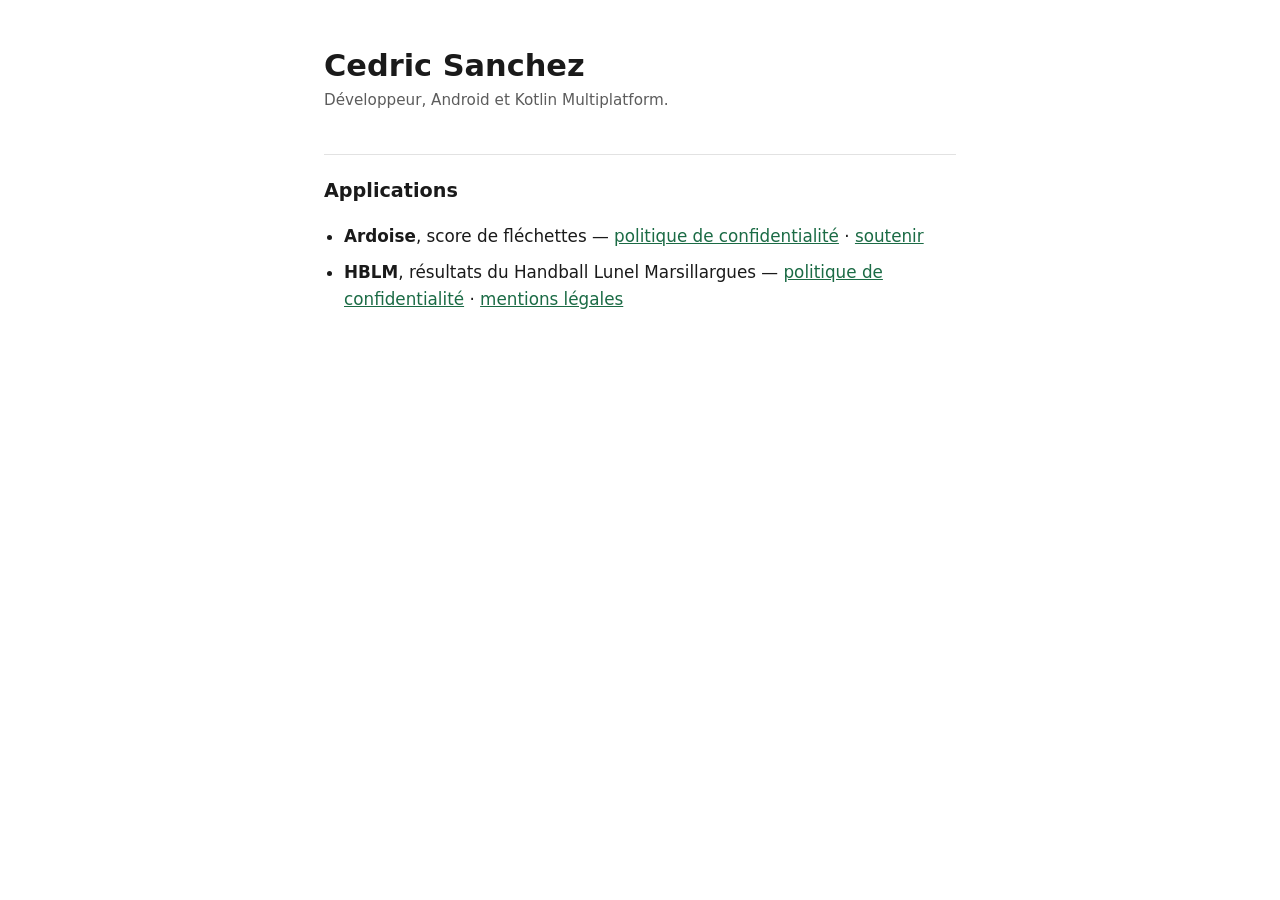
<file: index.html>
<!doctype html>
<html lang="fr">
<head>
    <meta charset="utf-8">
    <meta name="viewport" content="width=device-width, initial-scale=1">
    <title>Cedric Sanchez</title>
    <meta name="description" content="Pages publiques : politiques de confidentialité et documents.">
    <link rel="stylesheet" href="style.css">
</head>
<body>
<main>
    <h1>Cedric Sanchez</h1>
    <p class="sous-titre">Développeur, Android et Kotlin Multiplatform.</p>

    <h2>Applications</h2>
    <!--
        Une entrée par application. Les liens qui suivent le nom sont ceux que
        l'application elle-même ouvre : ils doivent rester en place tant qu'une
        version installée quelque part peut encore les appeler.
    -->
    <ul>
        <li>
            <strong>Ardoise</strong>, score de fléchettes —
            <a href="ardoise/">politique de confidentialité</a> ·
            <a href="ardoise/don/">soutenir</a>
        </li>
        <li>
            <strong>HBLM</strong>, résultats du Handball Lunel Marsillargues —
            <a href="hblm/">politique de confidentialité</a> ·
            <a href="hblm/mentions-legales.html">mentions légales</a>
        </li>
    </ul>
</main>
</body>
</html>
</file>
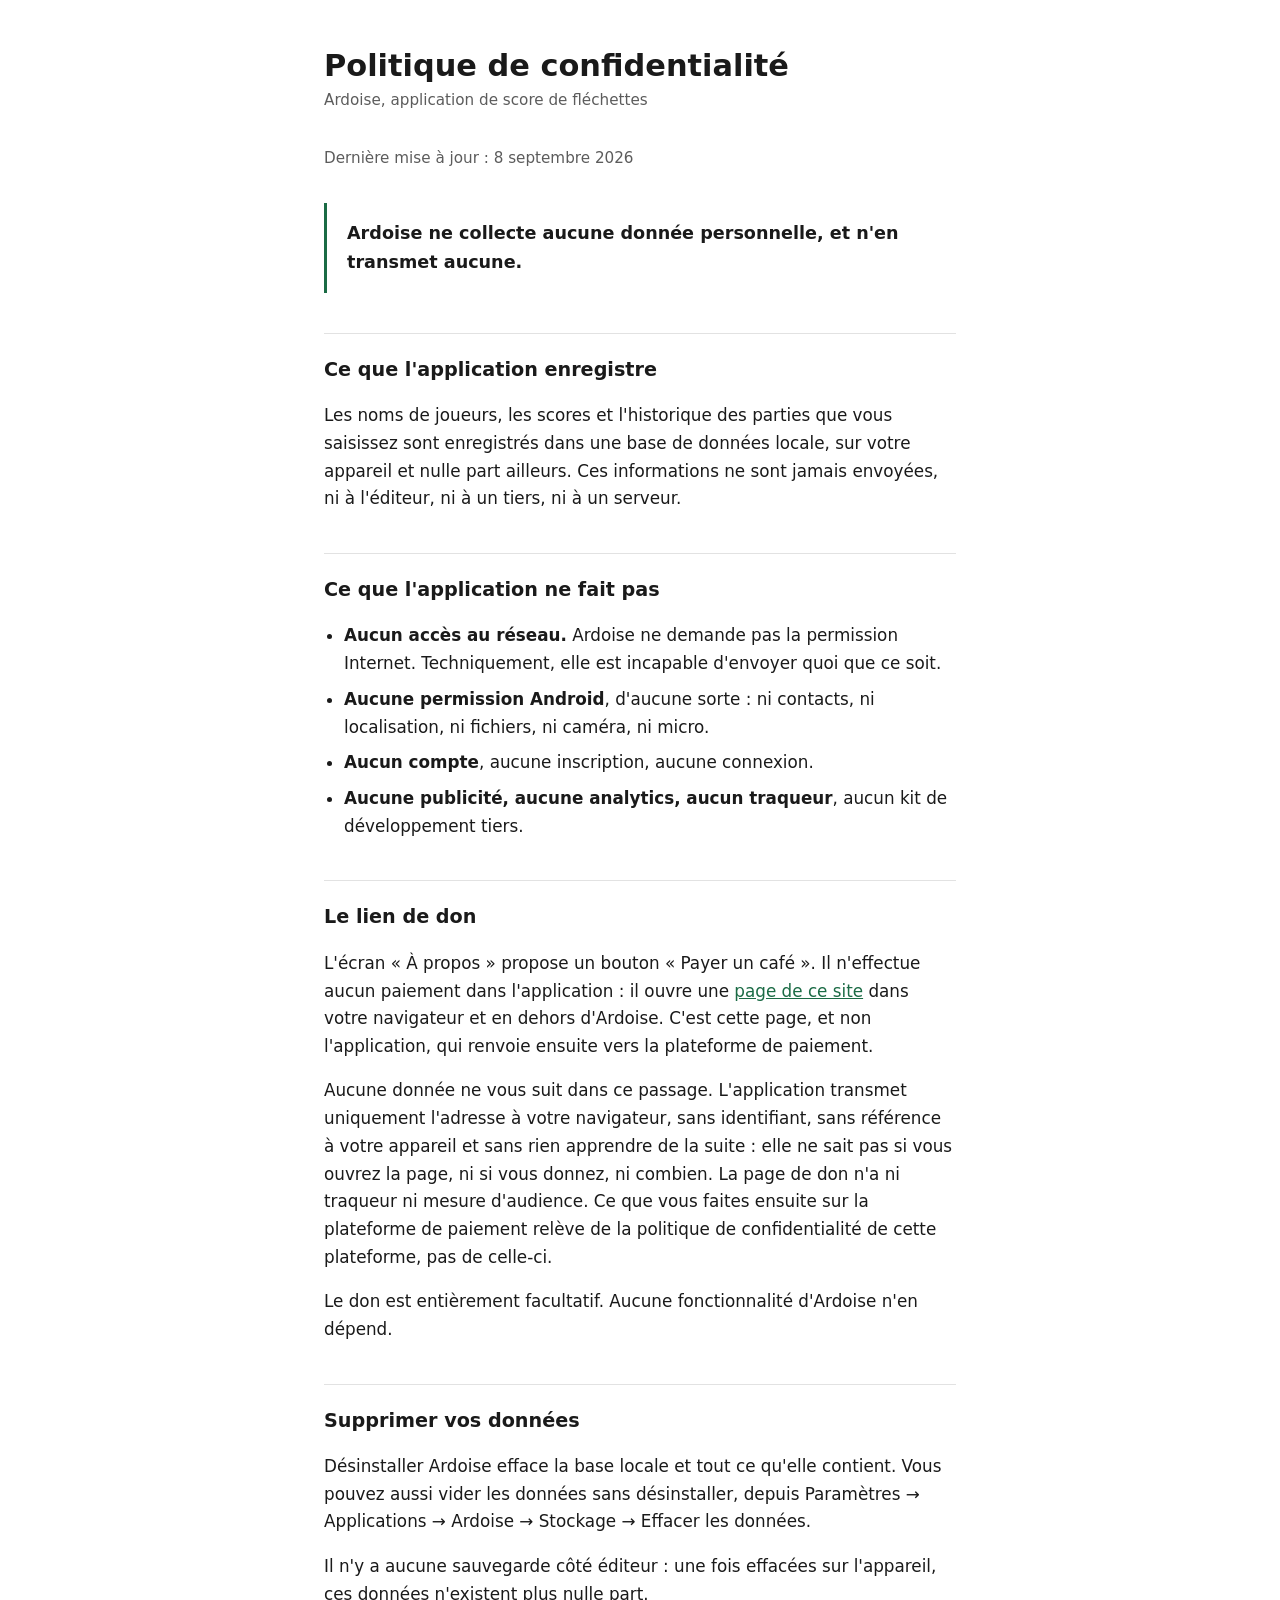
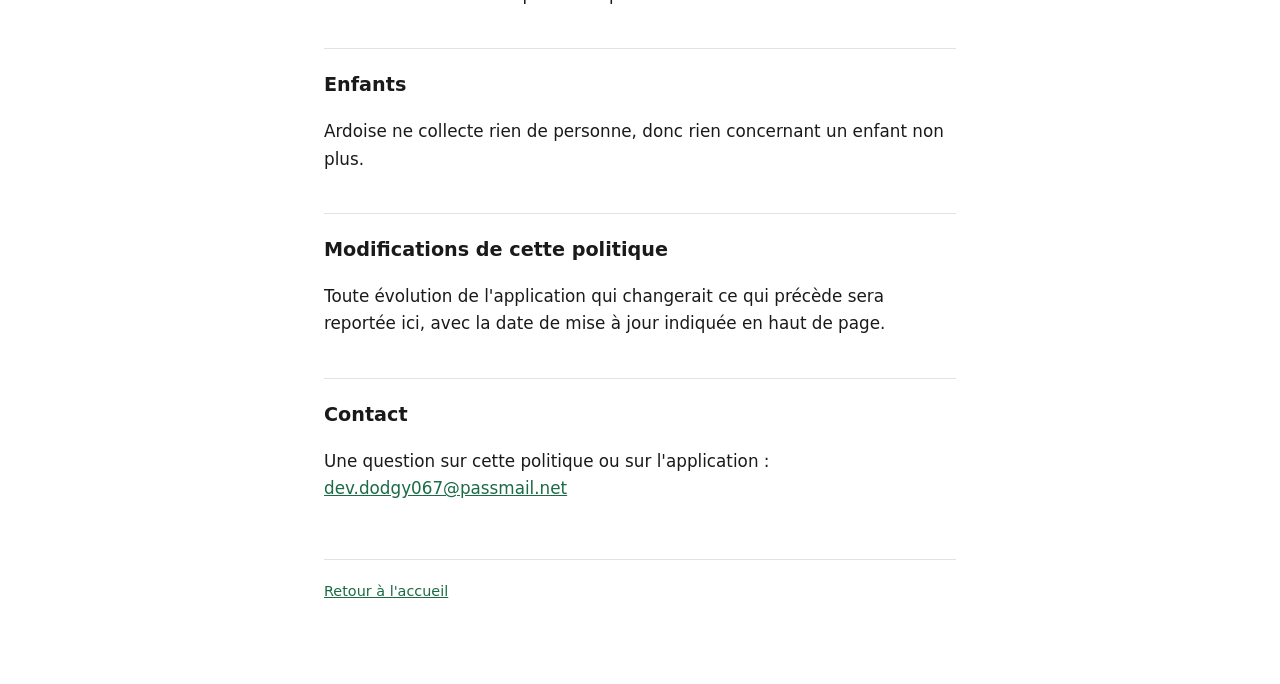
<file: ardoise/index.html>
<!doctype html>
<html lang="fr">
<head>
    <meta charset="utf-8">
    <meta name="viewport" content="width=device-width, initial-scale=1">
    <title>Politique de confidentialité — Ardoise</title>
    <meta name="description" content="Ardoise, application de score de fléchettes : aucune donnée collectée, aucune donnée transmise.">
    <link rel="stylesheet" href="../style.css">
</head>
<body>
<main>
    <h1>Politique de confidentialité</h1>
    <p class="sous-titre">Ardoise, application de score de fléchettes</p>
    <p class="date">Dernière mise à jour : 8 septembre 2026</p>

    <p class="resume">Ardoise ne collecte aucune donnée personnelle, et n'en transmet aucune.</p>

    <h2>Ce que l'application enregistre</h2>
    <p>
        Les noms de joueurs, les scores et l'historique des parties que vous
        saisissez sont enregistrés dans une base de données locale, sur votre
        appareil et nulle part ailleurs. Ces informations ne sont jamais
        envoyées, ni à l'éditeur, ni à un tiers, ni à un serveur.
    </p>

    <h2>Ce que l'application ne fait pas</h2>
    <ul>
        <li>
            <strong>Aucun accès au réseau.</strong> Ardoise ne demande pas la
            permission Internet. Techniquement, elle est incapable d'envoyer
            quoi que ce soit.
        </li>
        <li>
            <strong>Aucune permission Android</strong>, d'aucune sorte : ni
            contacts, ni localisation, ni fichiers, ni caméra, ni micro.
        </li>
        <li><strong>Aucun compte</strong>, aucune inscription, aucune connexion.</li>
        <li>
            <strong>Aucune publicité, aucune analytics, aucun traqueur</strong>,
            aucun kit de développement tiers.
        </li>
    </ul>

    <h2>Le lien de don</h2>
    <p>
        L'écran « À propos » propose un bouton « Payer un café ». Il n'effectue
        aucun paiement dans l'application : il ouvre une
        <a href="don/">page de ce site</a> dans votre navigateur et en dehors
        d'Ardoise. C'est cette page, et non l'application, qui renvoie ensuite
        vers la plateforme de paiement.
    </p>
    <p>
        Aucune donnée ne vous suit dans ce passage. L'application transmet
        uniquement l'adresse à votre navigateur, sans identifiant, sans
        référence à votre appareil et sans rien apprendre de la suite : elle ne
        sait pas si vous ouvrez la page, ni si vous donnez, ni combien. La page
        de don n'a ni traqueur ni mesure d'audience. Ce que vous faites ensuite
        sur la plateforme de paiement relève de la politique de confidentialité
        de cette plateforme, pas de celle-ci.
    </p>
    <p>
        Le don est entièrement facultatif. Aucune fonctionnalité d'Ardoise n'en
        dépend.
    </p>

    <h2>Supprimer vos données</h2>
    <p>
        Désinstaller Ardoise efface la base locale et tout ce qu'elle contient.
        Vous pouvez aussi vider les données sans désinstaller, depuis
        Paramètres → Applications → Ardoise → Stockage → Effacer les données.
    </p>
    <p>
        Il n'y a aucune sauvegarde côté éditeur : une fois effacées sur
        l'appareil, ces données n'existent plus nulle part.
    </p>

    <h2>Enfants</h2>
    <p>
        Ardoise ne collecte rien de personne, donc rien concernant un enfant
        non plus.
    </p>

    <h2>Modifications de cette politique</h2>
    <p>
        Toute évolution de l'application qui changerait ce qui précède sera
        reportée ici, avec la date de mise à jour indiquée en haut de page.
    </p>

    <h2>Contact</h2>
    <p>
        Une question sur cette politique ou sur l'application :
        <a href="mailto:dev.dodgy067@passmail.net">dev.dodgy067@passmail.net</a>
    </p>
</main>
<footer>
    <a href="../">Retour à l'accueil</a>
</footer>
</body>
</html>
</file>
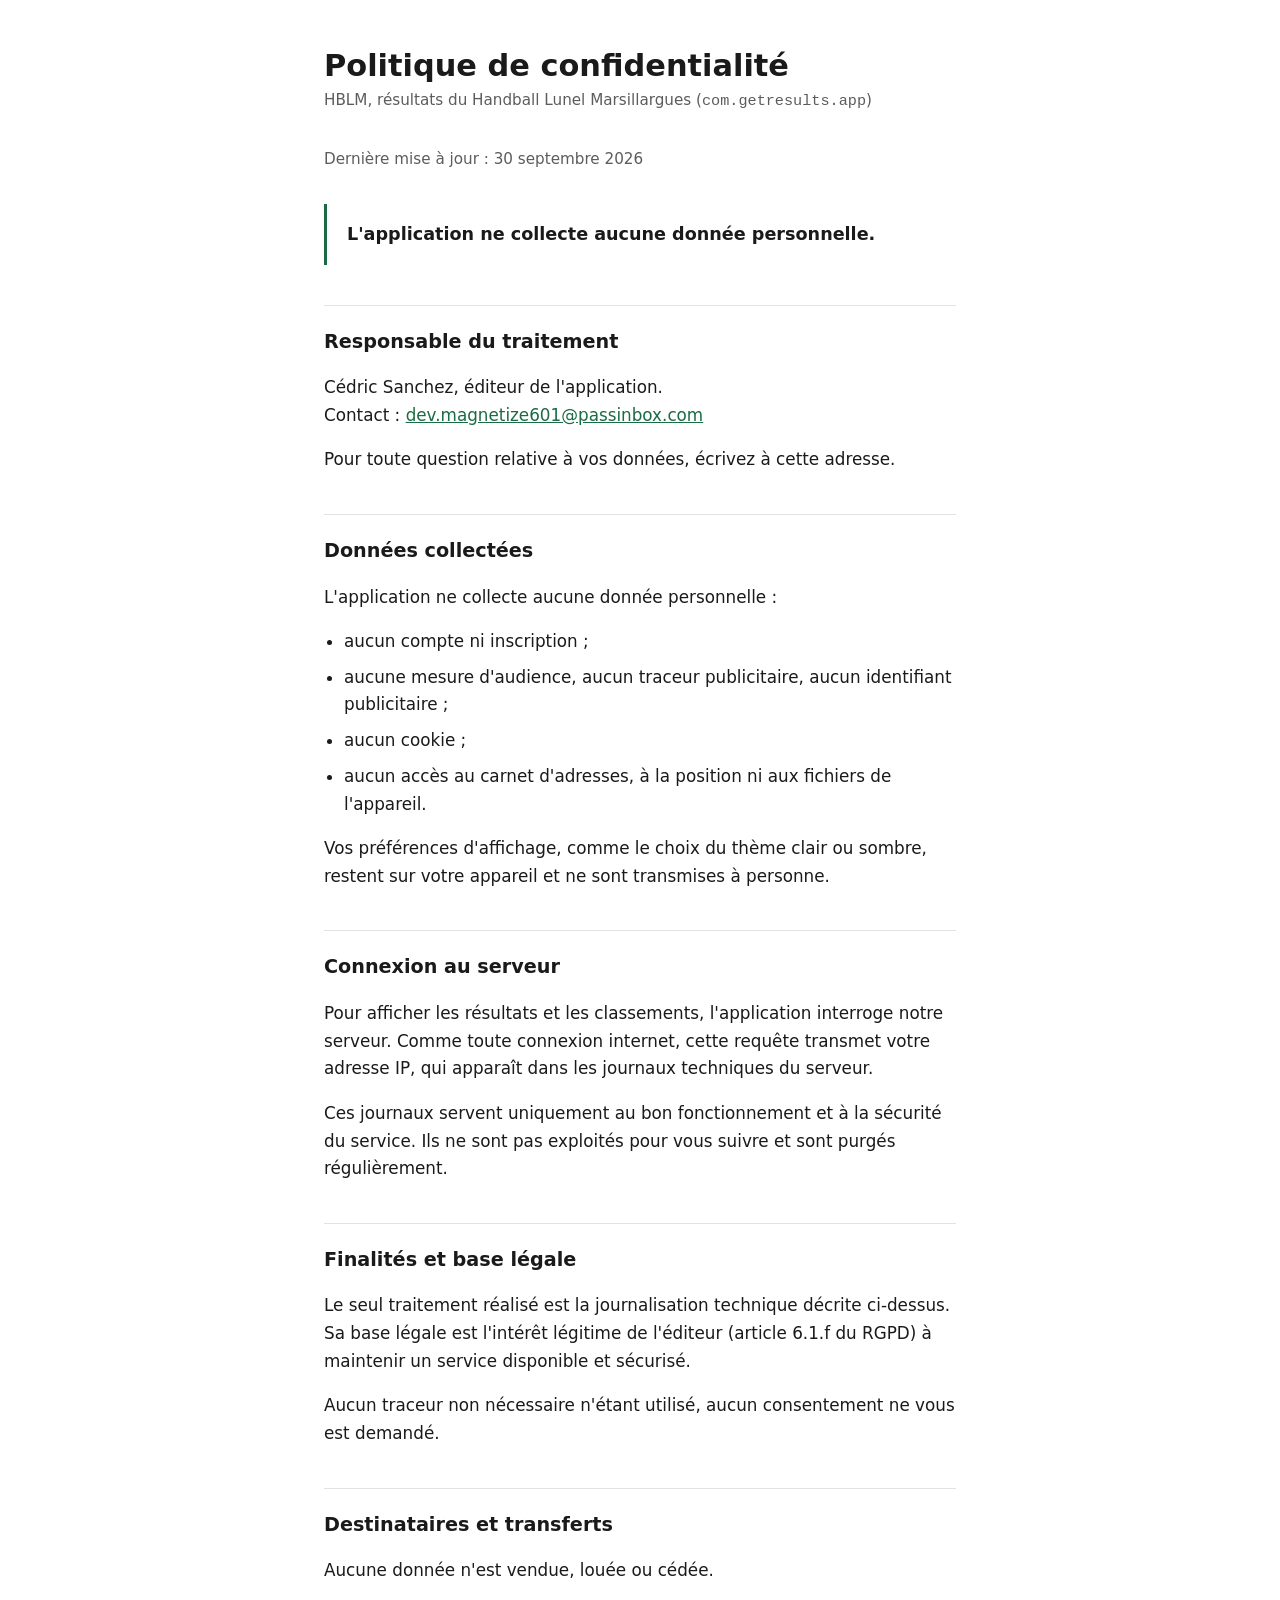
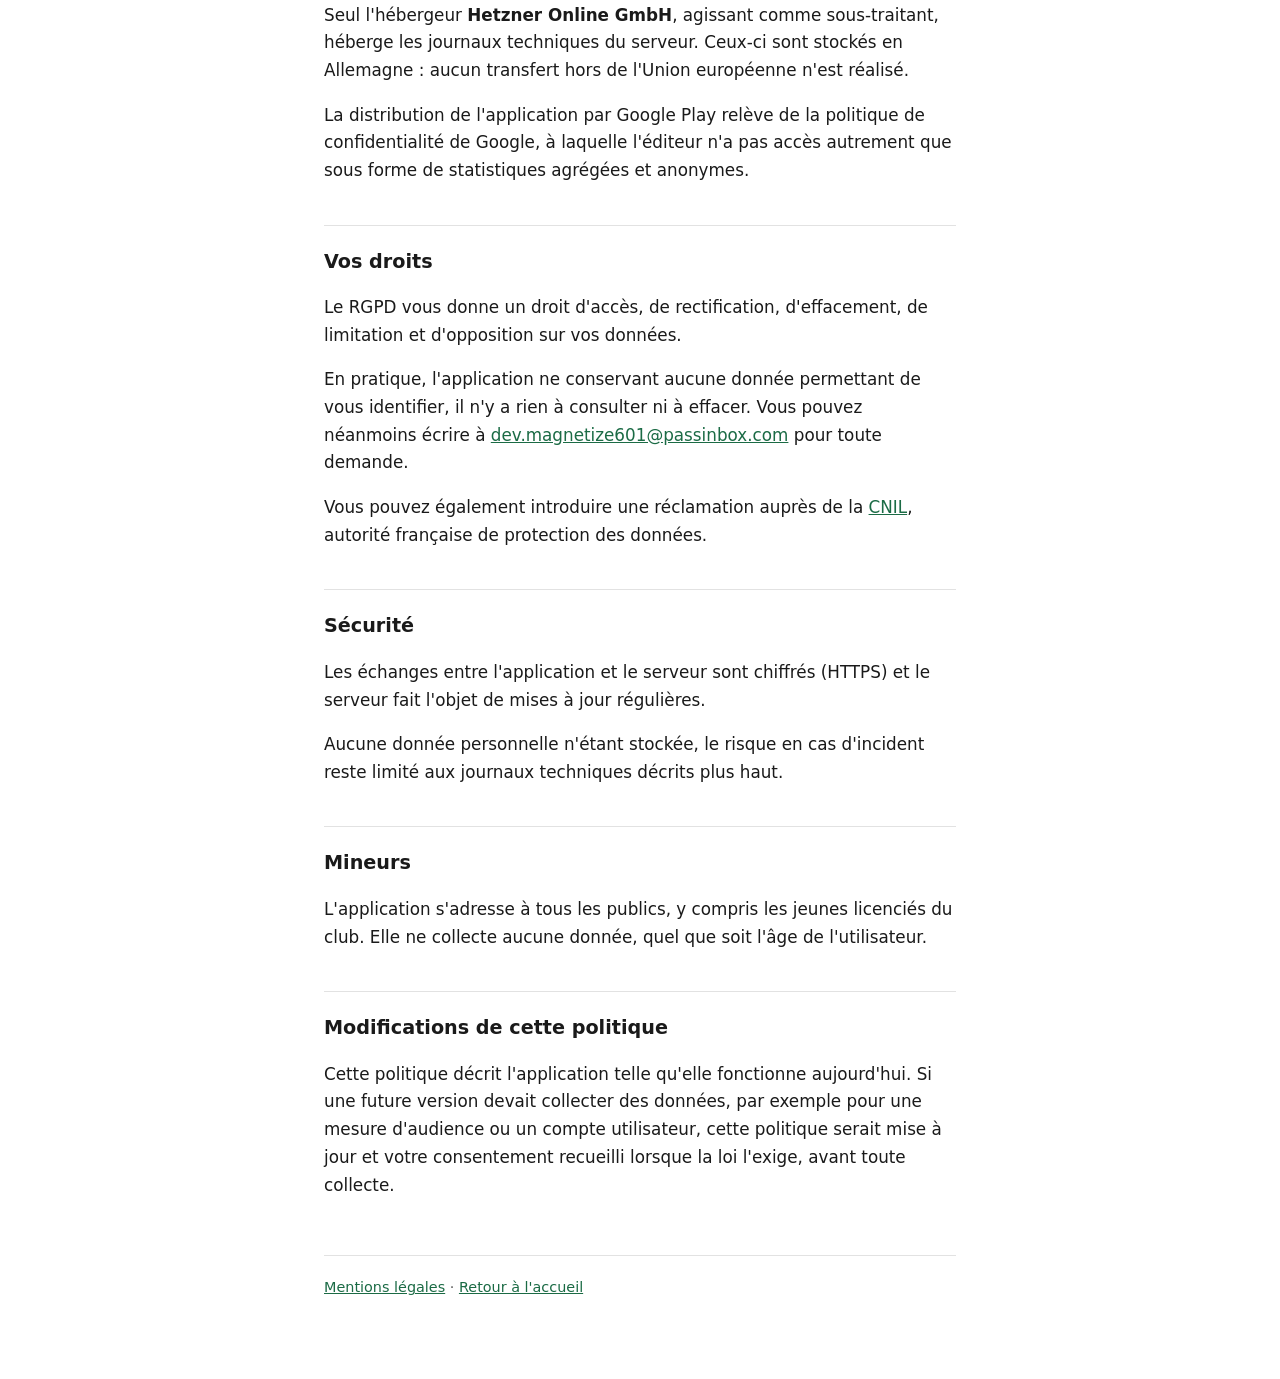
<file: hblm/index.html>
<!doctype html>
<html lang="fr">
<head>
    <meta charset="utf-8">
    <meta name="viewport" content="width=device-width, initial-scale=1">
    <title>Politique de confidentialité — HBLM</title>
    <meta name="description" content="HBLM, résultats du Handball Lunel Marsillargues : aucune donnée personnelle collectée.">
    <link rel="stylesheet" href="../style.css">
</head>
<body>
<main>
    <h1>Politique de confidentialité</h1>
    <p class="sous-titre">HBLM, résultats du Handball Lunel Marsillargues (<code>com.getresults.app</code>)</p>
    <p class="date">Dernière mise à jour : 30 septembre 2026</p>

    <p class="resume">L'application ne collecte aucune donnée personnelle.</p>

    <h2>Responsable du traitement</h2>
    <p>
        Cédric Sanchez, éditeur de l'application.<br>
        Contact : <a href="mailto:dev.magnetize601@passinbox.com">dev.magnetize601@passinbox.com</a>
    </p>
    <p>Pour toute question relative à vos données, écrivez à cette adresse.</p>

    <h2>Données collectées</h2>
    <p>L'application ne collecte aucune donnée personnelle :</p>
    <ul>
        <li>aucun compte ni inscription ;</li>
        <li>aucune mesure d'audience, aucun traceur publicitaire, aucun identifiant publicitaire ;</li>
        <li>aucun cookie ;</li>
        <li>aucun accès au carnet d'adresses, à la position ni aux fichiers de l'appareil.</li>
    </ul>
    <p>
        Vos préférences d'affichage, comme le choix du thème clair ou sombre,
        restent sur votre appareil et ne sont transmises à personne.
    </p>

    <h2>Connexion au serveur</h2>
    <p>
        Pour afficher les résultats et les classements, l'application interroge
        notre serveur. Comme toute connexion internet, cette requête transmet
        votre adresse IP, qui apparaît dans les journaux techniques du serveur.
    </p>
    <p>
        Ces journaux servent uniquement au bon fonctionnement et à la sécurité
        du service. Ils ne sont pas exploités pour vous suivre et sont purgés
        régulièrement.
    </p>

    <h2>Finalités et base légale</h2>
    <p>
        Le seul traitement réalisé est la journalisation technique décrite
        ci-dessus. Sa base légale est l'intérêt légitime de l'éditeur
        (article 6.1.f du RGPD) à maintenir un service disponible et sécurisé.
    </p>
    <p>
        Aucun traceur non nécessaire n'étant utilisé, aucun consentement ne vous
        est demandé.
    </p>

    <h2>Destinataires et transferts</h2>
    <p>Aucune donnée n'est vendue, louée ou cédée.</p>
    <p>
        Seul l'hébergeur <strong>Hetzner Online GmbH</strong>, agissant comme
        sous-traitant, héberge les journaux techniques du serveur. Ceux-ci sont
        stockés en Allemagne : aucun transfert hors de l'Union européenne n'est
        réalisé.
    </p>
    <p>
        La distribution de l'application par Google Play relève de la politique
        de confidentialité de Google, à laquelle l'éditeur n'a pas accès
        autrement que sous forme de statistiques agrégées et anonymes.
    </p>

    <h2>Vos droits</h2>
    <p>
        Le RGPD vous donne un droit d'accès, de rectification, d'effacement, de
        limitation et d'opposition sur vos données.
    </p>
    <p>
        En pratique, l'application ne conservant aucune donnée permettant de
        vous identifier, il n'y a rien à consulter ni à effacer. Vous pouvez
        néanmoins écrire à
        <a href="mailto:dev.magnetize601@passinbox.com">dev.magnetize601@passinbox.com</a>
        pour toute demande.
    </p>
    <p>
        Vous pouvez également introduire une réclamation auprès de la
        <a href="https://www.cnil.fr/fr/plaintes" rel="external noopener">CNIL</a>,
        autorité française de protection des données.
    </p>

    <h2>Sécurité</h2>
    <p>
        Les échanges entre l'application et le serveur sont chiffrés (HTTPS) et
        le serveur fait l'objet de mises à jour régulières.
    </p>
    <p>
        Aucune donnée personnelle n'étant stockée, le risque en cas d'incident
        reste limité aux journaux techniques décrits plus haut.
    </p>

    <h2>Mineurs</h2>
    <p>
        L'application s'adresse à tous les publics, y compris les jeunes
        licenciés du club. Elle ne collecte aucune donnée, quel que soit l'âge
        de l'utilisateur.
    </p>

    <h2>Modifications de cette politique</h2>
    <p>
        Cette politique décrit l'application telle qu'elle fonctionne
        aujourd'hui. Si une future version devait collecter des données, par
        exemple pour une mesure d'audience ou un compte utilisateur, cette
        politique serait mise à jour et votre consentement recueilli lorsque la
        loi l'exige, avant toute collecte.
    </p>
</main>
<footer>
    <a href="mentions-legales.html">Mentions légales</a> ·
    <a href="../">Retour à l'accueil</a>
</footer>
</body>
</html>
</file>
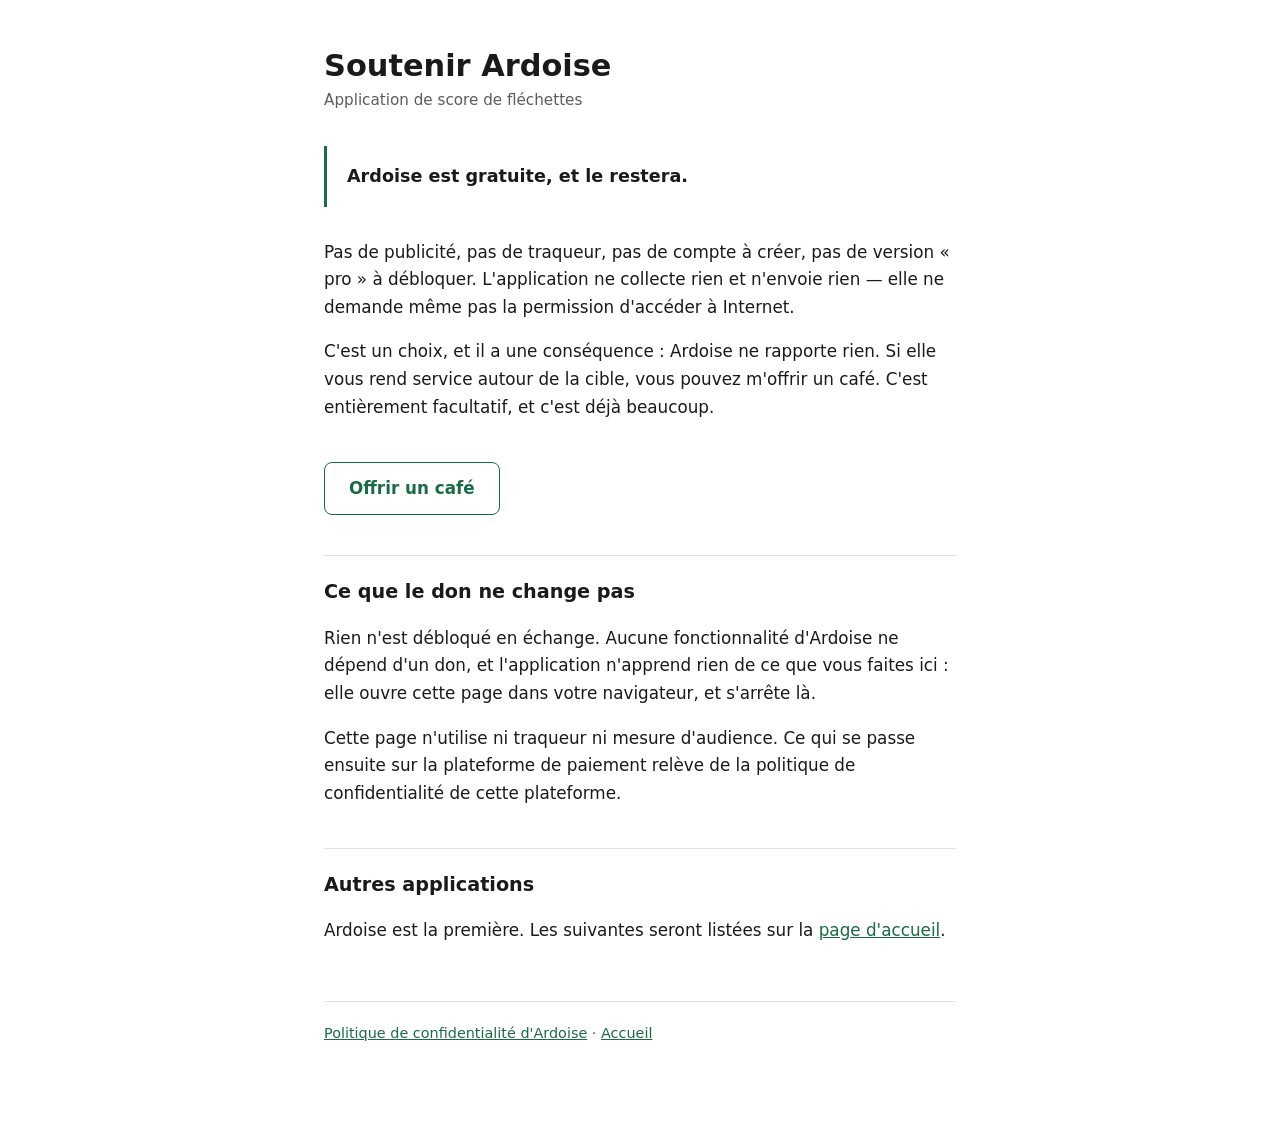
<file: ardoise/don/index.html>
<!doctype html>
<html lang="fr">
<head>
    <meta charset="utf-8">
    <meta name="viewport" content="width=device-width, initial-scale=1">
    <title>Soutenir Ardoise</title>
    <meta name="description" content="Ardoise est gratuite, sans publicité et sans traqueur. Si elle vous rend service, vous pouvez m'offrir un café.">
    <link rel="stylesheet" href="../../style.css">
</head>
<body>
<main>
    <h1>Soutenir Ardoise</h1>
    <p class="sous-titre">Application de score de fléchettes</p>

    <p class="resume">Ardoise est gratuite, et le restera.</p>

    <p>
        Pas de publicité, pas de traqueur, pas de compte à créer, pas de
        version « pro » à débloquer. L'application ne collecte rien et n'envoie
        rien — elle ne demande même pas la permission d'accéder à Internet.
    </p>

    <p>
        C'est un choix, et il a une conséquence : Ardoise ne rapporte rien. Si
        elle vous rend service autour de la cible, vous pouvez m'offrir un
        café. C'est entièrement facultatif, et c'est déjà beaucoup.
    </p>

    <p class="action">
        <a href="https://paypal.me/ced3v">Offrir un café</a>
    </p>

    <h2>Ce que le don ne change pas</h2>

    <p>
        Rien n'est débloqué en échange. Aucune fonctionnalité d'Ardoise ne
        dépend d'un don, et l'application n'apprend rien de ce que vous faites
        ici : elle ouvre cette page dans votre navigateur, et s'arrête là.
    </p>

    <p>
        Cette page n'utilise ni traqueur ni mesure d'audience. Ce qui se passe
        ensuite sur la plateforme de paiement relève de la politique de
        confidentialité de cette plateforme.
    </p>

    <h2>Autres applications</h2>

    <p>
        Ardoise est la première. Les suivantes seront listées sur la
        <a href="../../">page d'accueil</a>.
    </p>

    <footer>
        <a href="../">Politique de confidentialité d'Ardoise</a> ·
        <a href="../../">Accueil</a>
    </footer>
</main>
</body>
</html>
</file>
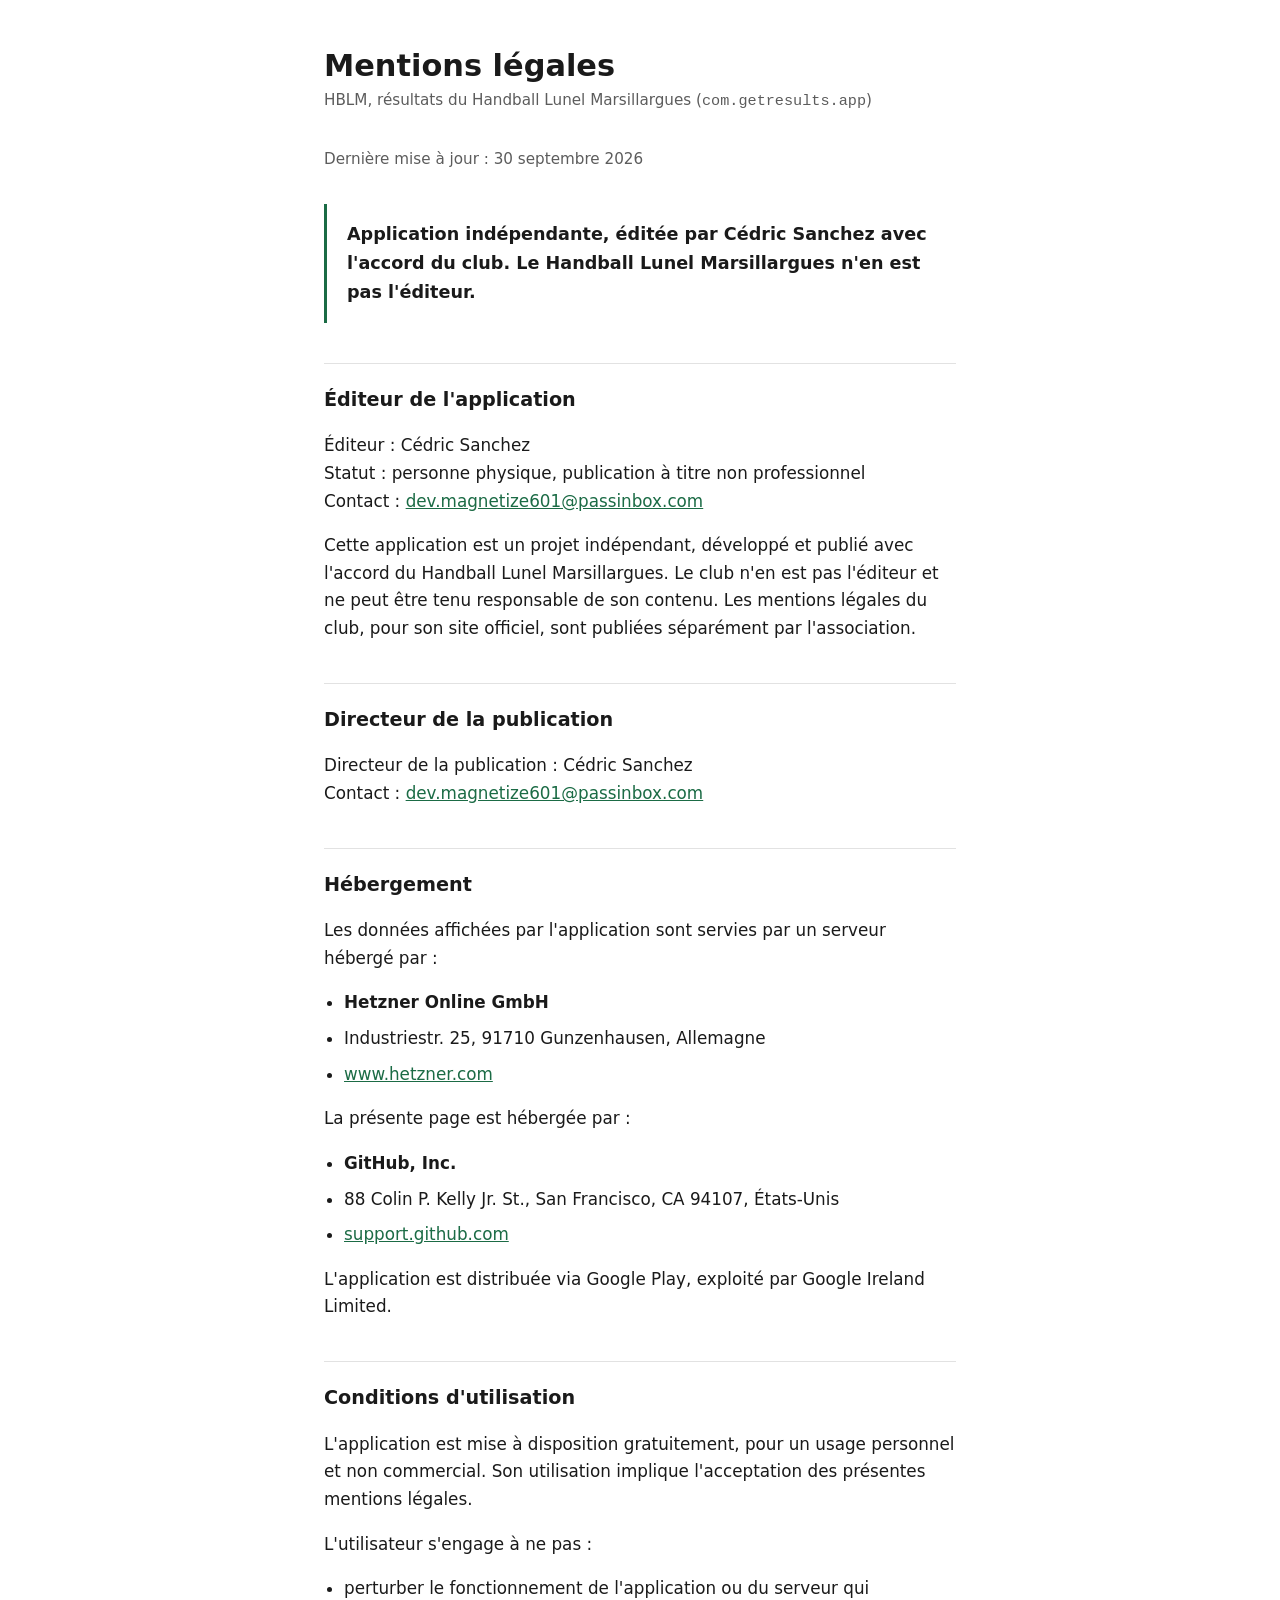
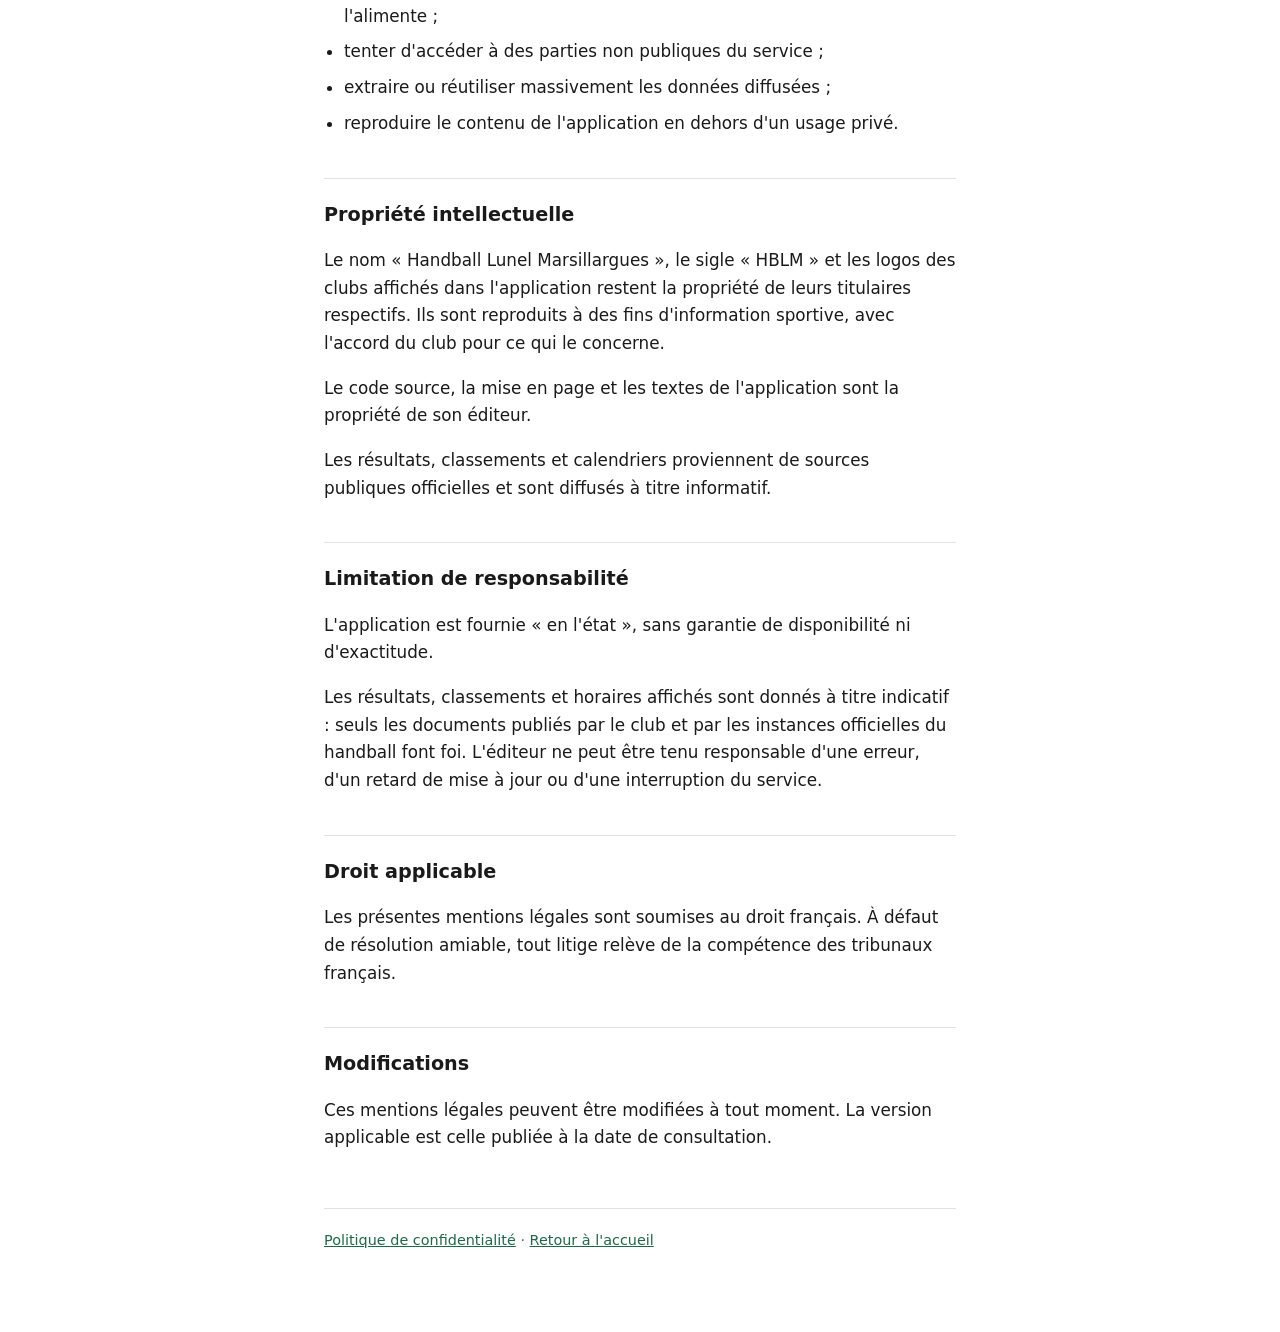
<file: hblm/mentions-legales.html>
<!doctype html>
<html lang="fr">
<head>
    <meta charset="utf-8">
    <meta name="viewport" content="width=device-width, initial-scale=1">
    <title>Mentions légales — HBLM</title>
    <meta name="description" content="Mentions légales de l'application HBLM, résultats du Handball Lunel Marsillargues.">
    <link rel="stylesheet" href="../style.css">
</head>
<body>
<main>
    <h1>Mentions légales</h1>
    <p class="sous-titre">HBLM, résultats du Handball Lunel Marsillargues (<code>com.getresults.app</code>)</p>
    <p class="date">Dernière mise à jour : 30 septembre 2026</p>

    <p class="resume">
        Application indépendante, éditée par Cédric Sanchez avec l'accord du
        club. Le Handball Lunel Marsillargues n'en est pas l'éditeur.
    </p>

    <h2>Éditeur de l'application</h2>
    <p>
        Éditeur : Cédric Sanchez<br>
        Statut : personne physique, publication à titre non professionnel<br>
        Contact : <a href="mailto:dev.magnetize601@passinbox.com">dev.magnetize601@passinbox.com</a>
    </p>
    <p>
        Cette application est un projet indépendant, développé et publié avec
        l'accord du Handball Lunel Marsillargues. Le club n'en est pas l'éditeur
        et ne peut être tenu responsable de son contenu. Les mentions légales du
        club, pour son site officiel, sont publiées séparément par l'association.
    </p>

    <h2>Directeur de la publication</h2>
    <p>
        Directeur de la publication : Cédric Sanchez<br>
        Contact : <a href="mailto:dev.magnetize601@passinbox.com">dev.magnetize601@passinbox.com</a>
    </p>

    <h2>Hébergement</h2>
    <p>Les données affichées par l'application sont servies par un serveur hébergé par :</p>
    <ul>
        <li><strong>Hetzner Online GmbH</strong></li>
        <li>Industriestr. 25, 91710 Gunzenhausen, Allemagne</li>
        <li><a href="https://www.hetzner.com" rel="external noopener">www.hetzner.com</a></li>
    </ul>
    <p>La présente page est hébergée par :</p>
    <ul>
        <li><strong>GitHub, Inc.</strong></li>
        <li>88 Colin P. Kelly Jr. St., San Francisco, CA 94107, États-Unis</li>
        <li><a href="https://support.github.com/" rel="external noopener">support.github.com</a></li>
    </ul>
    <p>L'application est distribuée via Google Play, exploité par Google Ireland Limited.</p>

    <h2>Conditions d'utilisation</h2>
    <p>
        L'application est mise à disposition gratuitement, pour un usage
        personnel et non commercial. Son utilisation implique l'acceptation des
        présentes mentions légales.
    </p>
    <p>L'utilisateur s'engage à ne pas :</p>
    <ul>
        <li>perturber le fonctionnement de l'application ou du serveur qui l'alimente ;</li>
        <li>tenter d'accéder à des parties non publiques du service ;</li>
        <li>extraire ou réutiliser massivement les données diffusées ;</li>
        <li>reproduire le contenu de l'application en dehors d'un usage privé.</li>
    </ul>

    <h2>Propriété intellectuelle</h2>
    <p>
        Le nom « Handball Lunel Marsillargues », le sigle « HBLM » et les logos
        des clubs affichés dans l'application restent la propriété de leurs
        titulaires respectifs. Ils sont reproduits à des fins d'information
        sportive, avec l'accord du club pour ce qui le concerne.
    </p>
    <p>
        Le code source, la mise en page et les textes de l'application sont la
        propriété de son éditeur.
    </p>
    <p>
        Les résultats, classements et calendriers proviennent de sources
        publiques officielles et sont diffusés à titre informatif.
    </p>

    <h2>Limitation de responsabilité</h2>
    <p>
        L'application est fournie « en l'état », sans garantie de disponibilité
        ni d'exactitude.
    </p>
    <p>
        Les résultats, classements et horaires affichés sont donnés à titre
        indicatif : seuls les documents publiés par le club et par les instances
        officielles du handball font foi. L'éditeur ne peut être tenu
        responsable d'une erreur, d'un retard de mise à jour ou d'une
        interruption du service.
    </p>

    <h2>Droit applicable</h2>
    <p>
        Les présentes mentions légales sont soumises au droit français. À défaut
        de résolution amiable, tout litige relève de la compétence des tribunaux
        français.
    </p>

    <h2>Modifications</h2>
    <p>
        Ces mentions légales peuvent être modifiées à tout moment. La version
        applicable est celle publiée à la date de consultation.
    </p>
</main>
<footer>
    <a href="./">Politique de confidentialité</a> ·
    <a href="../">Retour à l'accueil</a>
</footer>
</body>
</html>
</file>
<file: style.css>
/*
 * Une seule feuille pour tout le site. Pas de générateur, pas de build : une
 * erreur dans une page ne peut pas empêcher les autres d'être servies, et les
 * URLs légales des apps restent en ligne quoi qu'il arrive ailleurs.
 */

:root {
    color-scheme: light dark;
    --fond: #ffffff;
    --texte: #1a1a1a;
    --attenue: #5c5c5c;
    --trait: #e2e2e2;
    --lien: #1b6b45;
}

@media (prefers-color-scheme: dark) {
    :root {
        --fond: #14161a;
        --texte: #e8e8e8;
        --attenue: #a0a0a0;
        --trait: #2b2f36;
        --lien: #6fce9f;
    }
}

* {
    box-sizing: border-box;
}

body {
    margin: 0 auto;
    padding: 3rem 1.25rem 5rem;
    max-width: 42rem;
    background: var(--fond);
    color: var(--texte);
    font-family: system-ui, -apple-system, "Segoe UI", sans-serif;
    font-size: 1.05rem;
    line-height: 1.65;
}

h1 {
    margin: 0 0 0.25rem;
    font-size: 1.9rem;
    line-height: 1.2;
}

h2 {
    margin: 2.5rem 0 0.75rem;
    padding-top: 1.25rem;
    border-top: 1px solid var(--trait);
    font-size: 1.2rem;
}

.date,
.sous-titre {
    margin: 0 0 2rem;
    color: var(--attenue);
    font-size: 0.95rem;
}

.resume {
    margin: 2rem 0;
    padding: 1rem 1.25rem;
    border-left: 3px solid var(--lien);
    font-size: 1.1rem;
    font-weight: 600;
}

ul {
    padding-left: 1.25rem;
}

li {
    margin-bottom: 0.5rem;
}

a {
    color: var(--lien);
}

footer {
    margin-top: 3.5rem;
    padding-top: 1.25rem;
    border-top: 1px solid var(--trait);
    color: var(--attenue);
    font-size: 0.9rem;
}

/*
 * Appel à l'action isolé : un seul par page, sinon il ne veut plus rien dire.
 * Encadré plutôt que rempli — la page demande, elle ne réclame pas.
 */
.action {
    margin: 2.5rem 0;
}

.action a {
    display: inline-block;
    padding: 0.75rem 1.5rem;
    border: 1px solid var(--lien);
    border-radius: 0.5rem;
    font-weight: 600;
    text-decoration: none;
}
</file>
